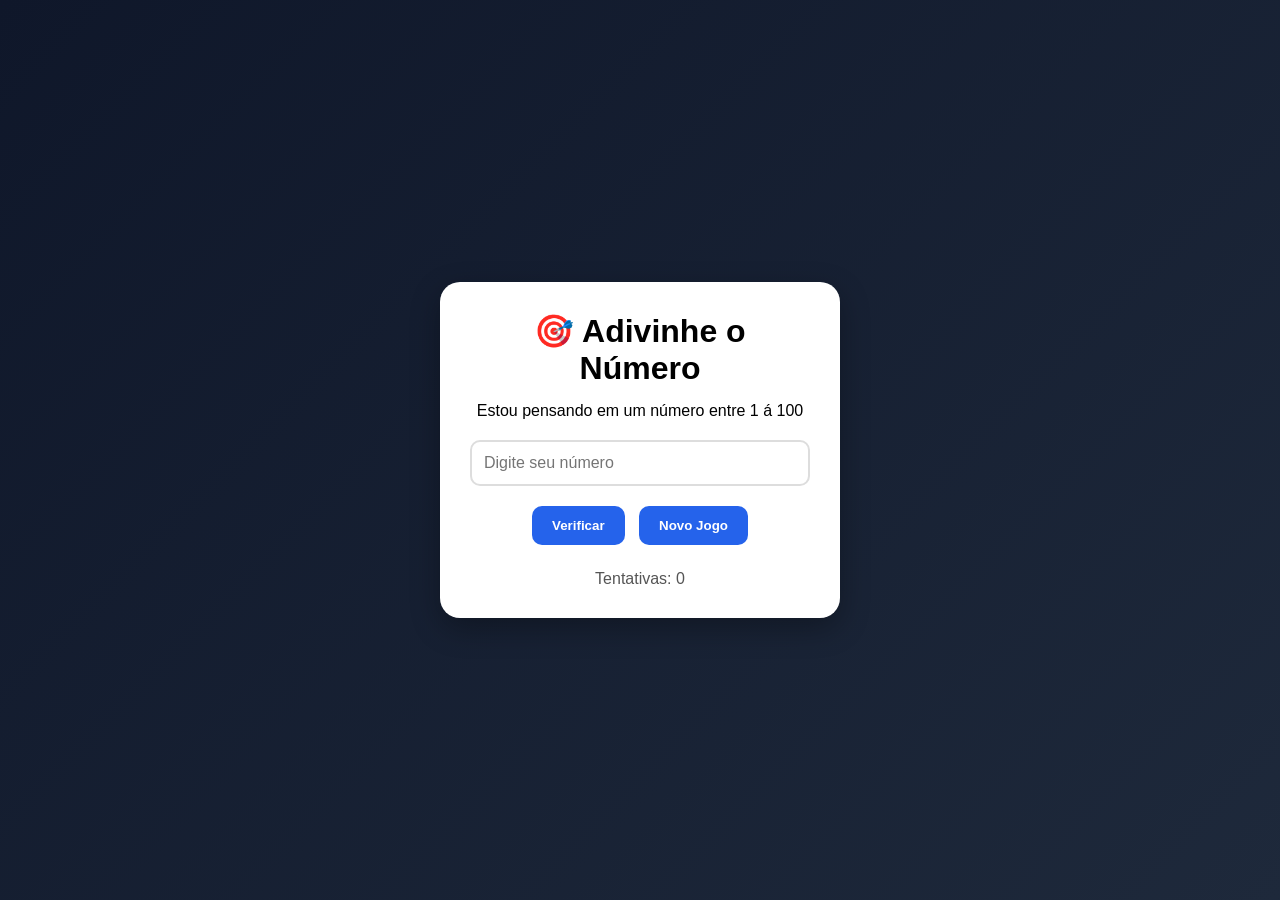
<file: OFICINA DE PROGRAMAÇÃO/index.html>
<!DOCTYPE html>
<html lang="pt-BR">
<head>
    <meta charset="UTF-8">
    <meta name="viewport" content="width=device-width, initial-scale=1.0">
    <title>Adivinhe o Número</title>
    <link rel="stylesheet" href="style.css">
</head>
<body>

<div class="container">
    <h1>🎯 Adivinhe o Número</h1>

    <p>Estou pensando em um número entre 1 á 100</p>

    <input type="number" id="número" placeholder="Digite seu número">

    <button onclick="verificarPalpite()">
        Verificar
    </button>

    <button onclick="reiniciarJogo()">
        Novo Jogo
    </button>

    <div id="mensagem"></div>

    <div id="tentativas">
        Tentativas: 0
    </div>
</div>

<script src="script.js"></script>

</body>
</html>
</file>
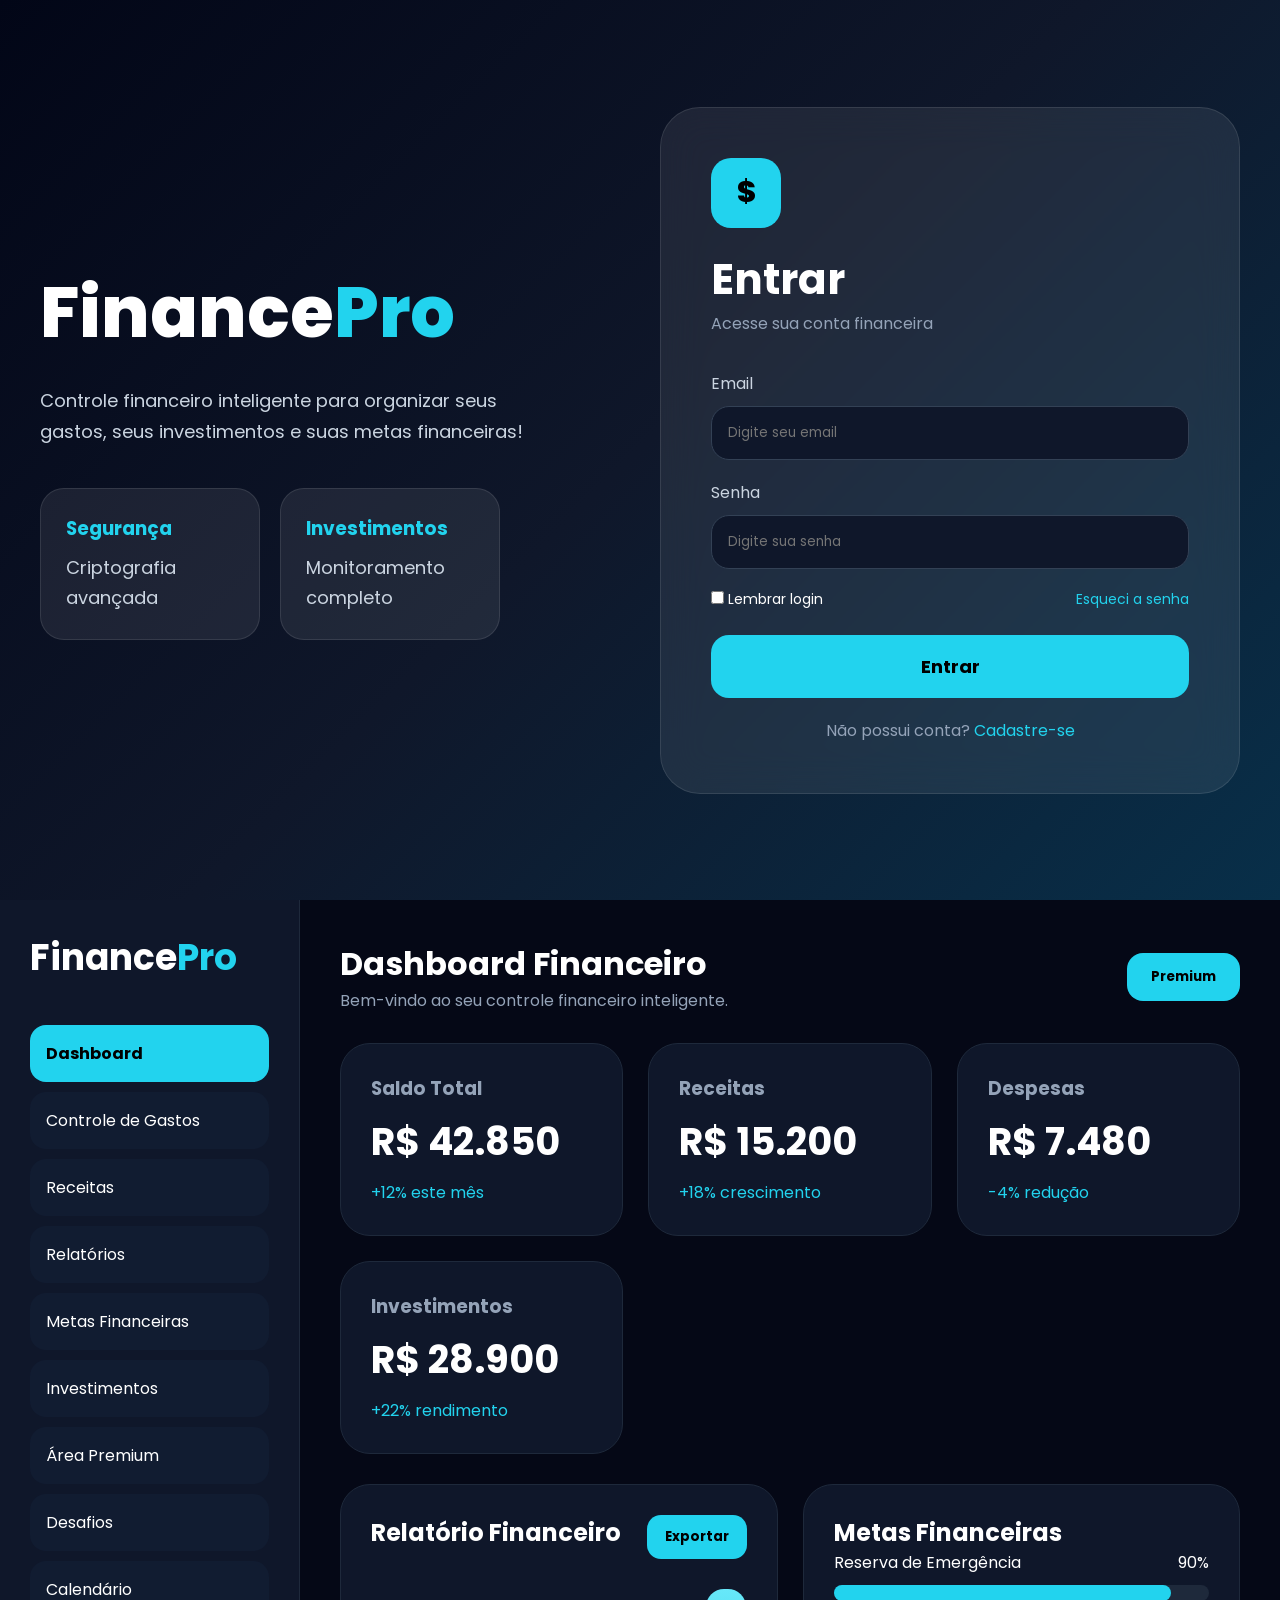
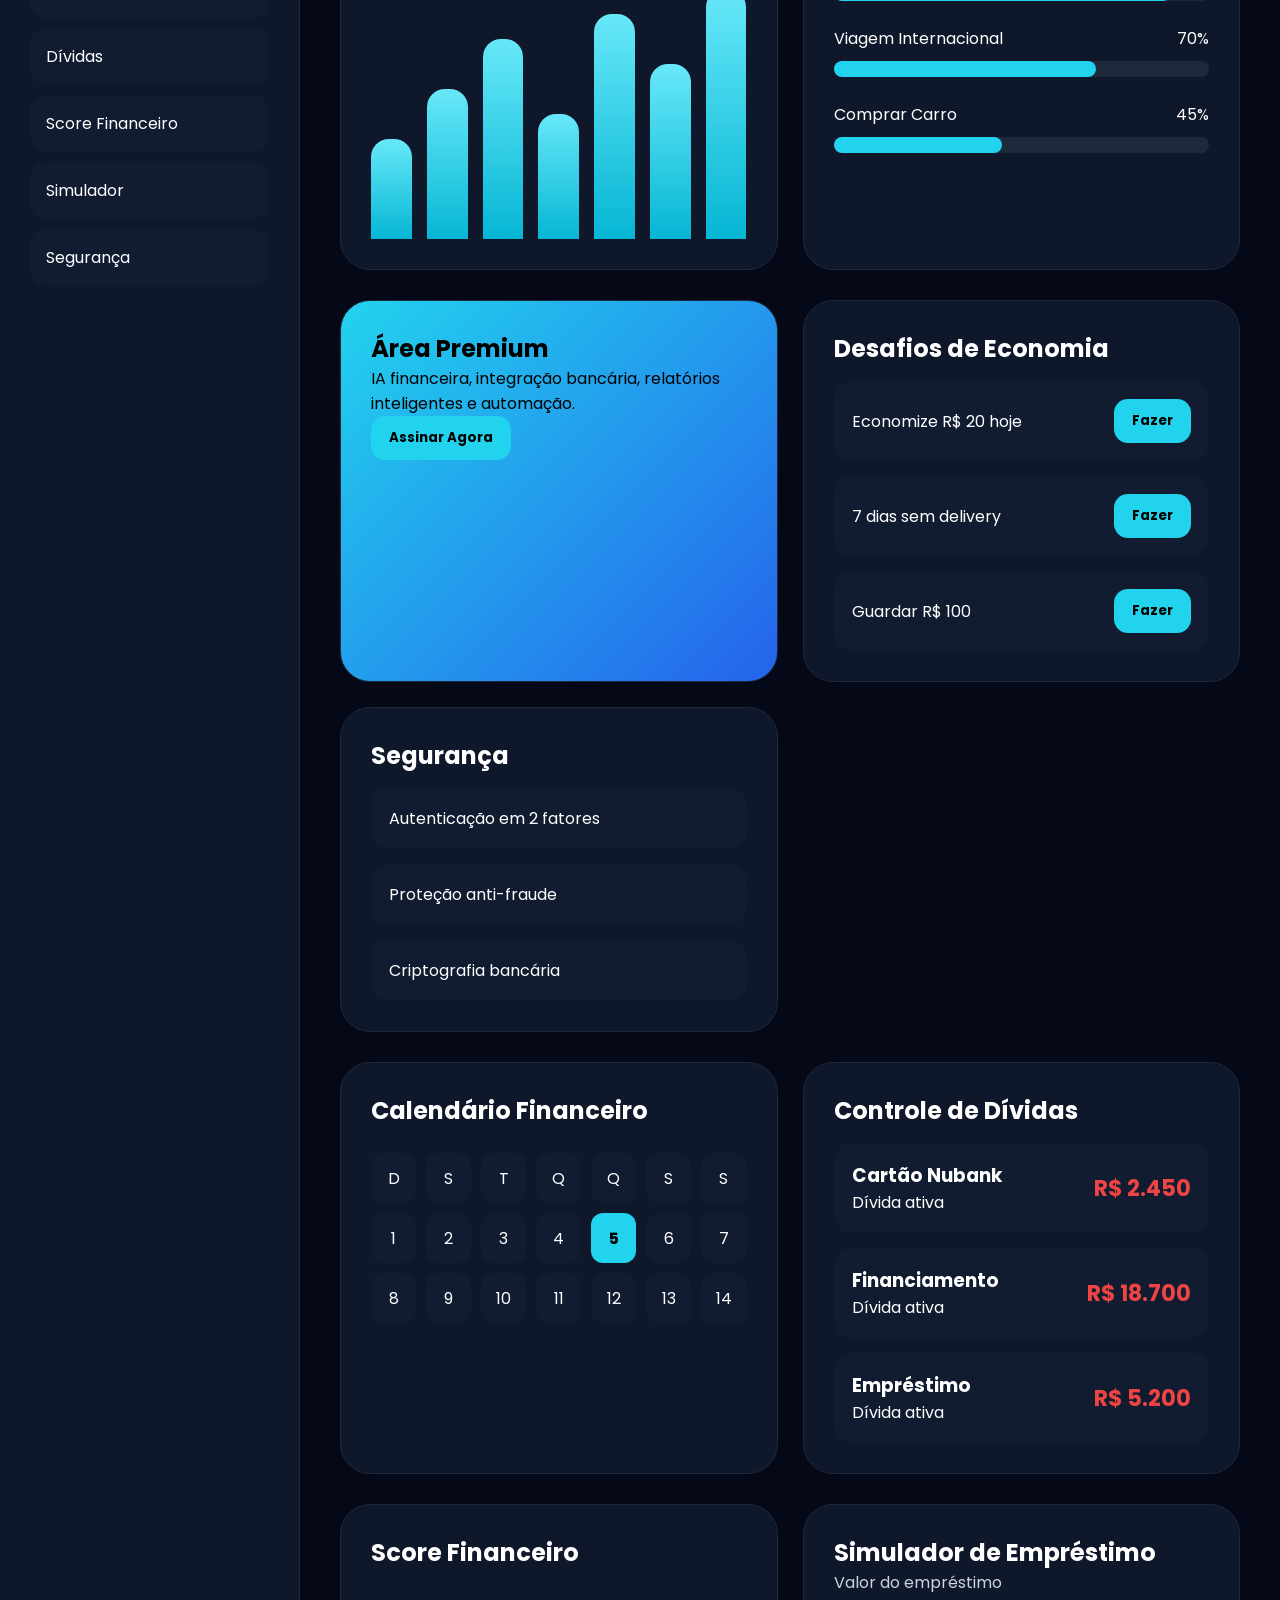
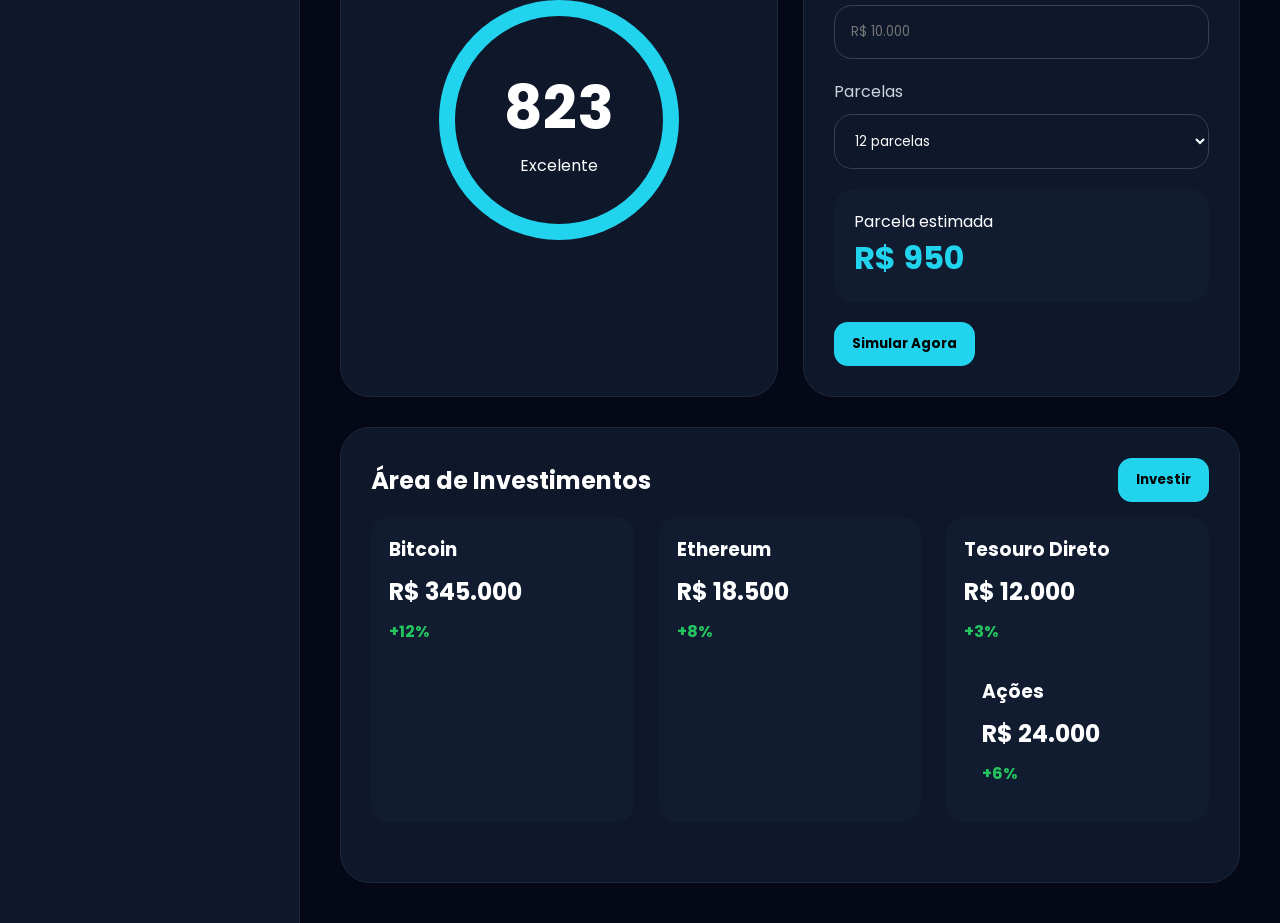
<file: FUNDAMENTOS_ENGENHARIA_DE_SOFTWARE/George/index.html>
<html lang="pt-BR">
<head>
    <meta charset="UTF-8">
    <meta name="viewport" content="width=device-width, initial-scale=1.0">
    <title>FinancePro - Controle Financeiro</title>
    <link rel="stylesheet" href="style.css">
    <link rel="preconnect" href="https://fonts.googleapis.com">
    <link rel="preconnect" href="https://fonts.gstatic.com" crossorigin>
    <link href="https://fonts.googleapis.com/css2?family=Poppins:wght@300;400;500;600;700;800&display=swap" rel="stylesheet">
</head>
<body>

  <div class="login-container" id="loginScreen">
        <div class="login-box">
            <div class="login-left">
                <h1>Finance<span>Pro</span></h1>
                <p>
                    Controle financeiro inteligente para organizar seus gastos, seus 
                    investimentos e suas metas financeiras!
                </p>

                <div class="login-cards">
                    <div class="card-mini">
                        <h3>Segurança</h3>
                        <p>Criptografia avançada</p>
                    </div>

                    <div class="card-mini">
                        <h3>Investimentos</h3>
                        <p>Monitoramento completo</p>
                    </div>
                </div>
            </div>

            <div class="login-right">
                <div class="logo-circle">$</div>

                <h2>Entrar</h2>
                <p class="subtitle">Acesse sua conta financeira</p>

                <form id="loginForm">
                    <div class="input-group">
                        <label>Email</label>
                        <input type="email" id="email" placeholder="Digite seu email" required>
                    </div>

                    <div class="input-group">
                        <label>Senha</label>
                        <input type="password" id="password" placeholder="Digite sua senha" required>
                    </div>

                    <div class="remember">
                        <label>
                            <input type="checkbox">
                            Lembrar login
                        </label>

                        <a href="#">Esqueci a senha</a>
                    </div>

                    <button type="submit" class="login-btn">
                        Entrar
                    </button>
                </form>

                <div class="register-link">
                    Não possui conta?
                    <span>Cadastre-se</span>
                </div>
            </div>
        </div>
    </div>


    <div class="dashboard hidden" id="dashboard">

        <aside class="sidebar">
            <div class="sidebar-logo">
                <h2>Finance<span>Pro</span></h2>
                </div>

            <ul>
                <li class="active">Dashboard</li>
                <li>Controle de Gastos</li>
                <li>Receitas</li>
                <li>Relatórios</li>
                <li>Metas Financeiras</li>
                <li>Investimentos</li>
                <li>Área Premium</li>
                <li>Desafios</li>
                <li>Calendário</li>
                <li>Dívidas</li>
                <li>Score Financeiro</li>
                <li>Simulador</li>
                <li>Segurança</li>
            </ul>
        </aside>

        <main class="main-content">

            <div class="topbar">
                <div>
                    <h1>Dashboard Financeiro</h1>
                    <p>Bem-vindo ao seu controle financeiro inteligente.</p>
                </div>

                <button class="premium-btn">
                    Premium
                </button>
            </div>

            <div class="cards-grid">
                <div class="card">
                    <h3>Saldo Total</h3>
                    <h2>R$ 42.850</h2>
                    <span>+12% este mês</span>
                </div>

                <div class="card">
                    <h3>Receitas</h3>
                    <h2>R$ 15.200</h2>
                    <span>+18% crescimento</span>
                </div>

                <div class="card">
                    <h3>Despesas</h3>
                    <h2>R$ 7.480</h2>
                    <span>-4% redução</span>
                </div>

                <div class="card">
                    <h3>Investimentos</h3>
                    <h2>R$ 28.900</h2>
                    <span>+22% rendimento</span>
                </div>
            </div>

            <div class="charts-section">

                <div class="chart-box">
                    <div class="chart-header">
                        <h2>Relatório Financeiro</h2>
                        <button>Exportar</button>
                    </div>

                    <div class="bars">
                        <div class="bar" style="height: 40%;"></div>
                        <div class="bar" style="height: 60%;"></div>
                        <div class="bar" style="height: 80%;"></div>
                        <div class="bar" style="height: 50%;"></div>
                        <div class="bar" style="height: 90%;"></div>
                        <div class="bar" style="height: 70%;"></div>
                        <div class="bar" style="height: 100%;"></div>
                    </div>
                </div>

                <div class="goals-box">
                    <h2>Metas Financeiras</h2>

                    <div class="goal">
                        <div class="goal-info">
                            <span>Reserva de Emergência</span>
                            <span>90%</span>
                        </div>

                        <div class="progress">
                            <div class="progress-fill" style="width: 90%;"></div>
                        </div>
                    </div>

                    <div class="goal">
                        <div class="goal-info">
                            <span>Viagem Internacional</span>
                            <span>70%</span>
                        </div>

                        <div class="progress">
                            <div class="progress-fill" style="width: 70%;"></div>
                        </div>
                        </div>

                    <div class="goal">
                        <div class="goal-info">
                            <span>Comprar Carro</span>
                            <span>45%</span>
                        </div>

                        <div class="progress">
                            <div class="progress-fill" style="width: 45%;"></div>
                        </div>
                    </div>
                </div>
            </div>

            <div class="features-grid">

                <div class="feature premium">
                    <h2>Área Premium</h2>
                    <p>
                        IA financeira, integração bancária,
                        relatórios inteligentes e automação.
                    </p>

                    <button>Assinar Agora</button>
                </div>

                <div class="feature">
                    <h2>Desafios de Economia</h2>

                    <div class="challenge-item">
                        <span>Economize R$ 20 hoje</span>
                        <button>Fazer</button>
                    </div>

                    <div class="challenge-item">
                        <span>7 dias sem delivery</span>
                        <button>Fazer</button>
                    </div>

                    <div class="challenge-item">
                        <span>Guardar R$ 100</span>
                        <button>Fazer</button>
                    </div>
                </div>

                <div class="feature">
                    <h2>Segurança</h2>

                    <div class="security-item">
                        <p>Autenticação em 2 fatores</p>
                    </div>

                    <div class="security-item">
                        <p>Proteção anti-fraude</p>
                    </div>

                    <div class="security-item">
                        <p>Criptografia bancária</p>
                    </div>
                </div>
            </div>

            <div class="middle-grid">

                <div class="calendar-box">
                    <h2>Calendário Financeiro</h2>

                    <div class="calendar-grid">
                        <div>D</div>
                        <div>S</div>
                        <div>T</div>
                        <div>Q</div>
                        <div>Q</div>
                        <div>S</div>
                        <div>S</div>

                        <div>1</div>
                        <div>2</div>
                        <div>3</div>
                        <div>4</div>
                        <div class="active-day">5</div>
                        <div>6</div>
                        <div>7</div>

                        <div>8</div>
                        <div>9</div>
                        <div>10</div>
                        <div>11</div>
                        <div>12</div>
                        <div>13</div>
                        <div>14</div>
                    </div>
                </div>

                <div class="debts-box">
                    <h2>Controle de Dívidas</h2>

                    <div class="debt-item">
                        <div>
                            <h3>Cartão Nubank</h3>
                            <p>Dívida ativa</p>
                        </div>

                        <span>R$ 2.450</span>
                    </div>

                    <div class="debt-item">
                        <div>
                            <h3>Financiamento</h3>
                            <p>Dívida ativa</p>
                        </div>

                        <span>R$ 18.700</span>
                    </div>

                    <div class="debt-item">
                        <div>
                            <h3>Empréstimo</h3>
                            <p>Dívida ativa</p>
                        </div>

                        <span>R$ 5.200</span>
                    </div>
                    </div>
            </div>


            <div class="bottom-grid">

                <div class="score-box">
                    <h2>Score Financeiro</h2>

                    <div class="score-circle">
                        <h1>823</h1>
                        <p>Excelente</p>
                    </div>
                </div>

                <div class="loan-box">
                    <h2>Simulador de Empréstimo</h2>

                    <div class="input-group">
                        <label>Valor do empréstimo</label>
                        <input type="text" placeholder="R$ 10.000">
                    </div>

                    <div class="input-group">
                        <label>Parcelas</label>
                        <select>
                            <option>12 parcelas</option>
                            <option>24 parcelas</option>
                            <option>36 parcelas</option>
                            <option>48 parcelas</option>
                        </select>
                    </div>

                    <div class="loan-result">
                        <p>Parcela estimada</p>
                        <h3>R$ 950</h3>
                    </div>

                    <button class="simulate-btn">
                        Simular Agora
                    </button>
                </div>
            </div>

            <div class="investments-box">
                <div class="investment-header">
                    <h2>Área de Investimentos</h2>
                    <button>Investir</button>
                </div>

                <div class="investment-grid">
                    <div class="investment-card">
                        <h3>Bitcoin</h3>
                        <h2>R$ 345.000</h2>
                        <span>+12%</span>
                    </div>

                    <div class="investment-card">
                        <h3>Ethereum</h3>
                        <h2>R$ 18.500</h2>
                        <span>+8%</span>
                    </div>

                    <div class="investment-card">
                        <h3>Tesouro Direto</h3>
                        <h2>R$ 12.000</h2>
                        <span>+3%</span>
                    <div class="investment-card">
                        <h3>Ações</h3>
                        <h2>R$ 24.000</h2>
                        <span>+6%</span>
                    </div>
                </div>
            </div>

        </main>
    </div>

    <script src="script.js"></script>
</body>
</html>
</file>
<file: OFICINA DE PROGRAMAÇÃO/style.css>
*{
    margin:0;
    padding:0;
    box-sizing:border-box;
    font-family:Arial, sans-serif;
}

body{
    min-height:100vh;
    display:flex;
    justify-content:center;
    align-items:center;
    background:linear-gradient(135deg,#0f172a,#1e293b);
}

.container{
    width:400px;
    max-width:90%;
    background:white;
    padding:30px;
    border-radius:20px;
    text-align:center;
    box-shadow:0 10px 30px rgba(0,0,0,.3);
}

h1{
    margin-bottom:15px;
}

p{
    margin-bottom:20px;
}

input{
    width:100%;
    padding:12px;
    margin-bottom:15px;
    border:2px solid #ddd;
    border-radius:10px;
    font-size:16px;
}

button{
    padding:12px 20px;
    border:none;
    border-radius:10px;
    cursor:pointer;
    margin:5px;
    background:#2563eb;
    color:white;
    font-weight:bold;
}

button:hover{
    opacity:0.9;
}

#mensagem{
    margin-top:20px;
    font-size:18px;
    font-weight:bold;
}

#tentativas{
    margin-top:15px;
    color:#555;
}
</file>
<file: FUNDAMENTOS_ENGENHARIA_DE_SOFTWARE/George/style.css>
* {
    margin: 0;
    padding: 0;
    box-sizing: border-box;
    font-family: 'Poppins', sans-serif;
}

body {
    background: #050816;
    color: white;
}

.hidden {
    display: none;
}

.login-container {
    min-height: 100vh;
    display: flex;
    align-items: center;
    justify-content: center;
    padding: 40px;
    background: linear-gradient(135deg, #020617, #0f172a, #082f49);
}

.login-box {
    width: 100%;
    max-width: 1300px;
    display: grid;
    grid-template-columns: 1fr 1fr;
    gap: 40px;
    align-items: center;
}

.login-left h1 {
    font-size: 70px;
    font-weight: 800;
    margin-bottom: 20px;
}

.login-left span {
    color: #22d3ee;
}

.login-left p {
    font-size: 18px;
    color: #cbd5e1;
    max-width: 500px;
    line-height: 1.7;
}

.login-cards {
    display: flex;
    gap: 20px;
    margin-top: 40px;
}

.card-mini {
    background: rgba(255,255,255,0.08);
    border: 1px solid rgba(255,255,255,0.1);
    padding: 25px;
    border-radius: 24px;
    width: 220px;
}

.card-mini h3 {
    color: #22d3ee;
    margin-bottom: 10px;
}

.login-right {
    background: rgba(255,255,255,0.08);
    border: 1px solid rgba(255,255,255,0.1);
    backdrop-filter: blur(20px);
    padding: 50px;
    border-radius: 40px;
}

.logo-circle {
    width: 70px;
    height: 70px;
    background: #22d3ee;
    color: black;
    display: flex;
    align-items: center;
    justify-content: center;
    border-radius: 20px;
    font-size: 30px;
    font-weight: 800;
    margin-bottom: 20px;
}

.login-right h2 {
    font-size: 42px;
}

.subtitle {
    color: #94a3b8;
    margin-bottom: 35px;
}

.input-group {
    margin-bottom: 20px;
}

.input-group label {
    display: block;
    margin-bottom: 10px;
    color: #cbd5e1;
}

.input-group input,
.input-group select {
    width: 100%;
    padding: 16px;
    border-radius: 18px;
    border: 1px solid #334155;
    background: #0f172a;
    color: white;
    outline: none;
}

.remember {
    display: flex;
    justify-content: space-between;
    margin-bottom: 25px;
    font-size: 14px;
}

.remember a {
    color: #22d3ee;
    text-decoration: none;
}

.login-btn {
    width: 100%;
    padding: 18px;
    border: none;
    background: #22d3ee;
    color: black;
    border-radius: 18px;
    font-size: 18px;
    font-weight: 700;
    cursor: pointer;
}

.register-link {
    text-align: center;
    margin-top: 20px;
    color: #94a3b8;
}

.register-link span {
    color: #22d3ee;
}

/* DASHBOARD */
.dashboard {
    display: flex;
    min-height: 100vh;
}

.sidebar {
    width: 300px;
    background: #0f172a;
    padding: 30px;
    border-right: 1px solid #1e293b;
}

.sidebar-logo h2 {
    font-size: 36px;
    margin-bottom: 40px;
}

.sidebar-logo span {
    color: #22d3ee;
}

.sidebar ul {
    list-style: none;
}

.sidebar li {
    padding: 16px;
    margin-bottom: 10px;
    background: #111c31;
    border-radius: 16px;
    cursor: pointer;
    transition: 0.3s;
}

.sidebar li:hover,
.sidebar .active {
    background: #22d3ee;
    color: black;
    font-weight: 700;
}

.main-content {
    flex: 1;
    padding: 40px;
}

.topbar {
    display: flex;
    justify-content: space-between;
    align-items: center;
    margin-bottom: 30px;
}

.topbar p {
    color: #94a3b8;
}

.premium-btn {
    padding: 14px 24px;
    border: none;
    background: #22d3ee;
    color: black;
    border-radius: 16px;
    font-weight: 700;
    cursor: pointer;
}

.cards-grid,
.features-grid,
.bottom-grid,
.middle-grid,
.investment-grid,
.charts-section {
    display: grid;
    gap: 25px;
    margin-bottom: 30px;
}

.cards-grid {
    grid-template-columns: repeat(auto-fit, minmax(220px, 1fr));
}

.charts-section,
.middle-grid,
.bottom-grid {
    grid-template-columns: repeat(auto-fit, minmax(350px, 1fr));
}

.features-grid {
    grid-template-columns: repeat(auto-fit, minmax(300px, 1fr));
}

.investment-grid {
    grid-template-columns: repeat(auto-fit, minmax(220px, 1fr));
}

.card,
.chart-box,
.goals-box,
.feature,
.calendar-box,
.debts-box,
.score-box,
.loan-box,
.investments-box {
    background: #0f172a;
    border: 1px solid #1e293b;
    border-radius: 30px;
    padding: 30px;
}

.card h3 {
    color: #94a3b8;
    margin-bottom: 10px;
}

.card h2 {
    font-size: 38px;
    margin-bottom: 10px;
}

.card span {
    color: #22d3ee;
}

.chart-header {
    display: flex;
    justify-content: space-between;
    margin-bottom: 30px;
}

.chart-header button,
.feature button,
.investment-header button,
.challenge-item button,
.simulate-btn {
    background: #22d3ee;
    border: none;
    padding: 12px 18px;
    border-radius: 14px;
    font-weight: 700;
    cursor: pointer;
}

.bars {
    height: 250px;
    display: flex;
    align-items: flex-end;
    gap: 15px;
}

.bar {
    flex: 1;
    background: linear-gradient(to top, #06b6d4, #67e8f9);
    border-radius: 18px 18px 0 0;
}

.goal {
    margin-bottom: 25px;
}

.goal-info {
    display: flex;
    justify-content: space-between;
    margin-bottom: 10px;
}

.progress {
    width: 100%;
    height: 16px;
    background: #1e293b;
    border-radius: 20px;
}

.progress-fill {
    height: 100%;
    background: #22d3ee;
    border-radius: 20px;
}

.premium {
    background: linear-gradient(135deg, #22d3ee, #2563eb);
    color: black;
}

.challenge-item,
.security-item,
.debt-item,
.investment-card {
    background: #111c31;
    padding: 18px;
    border-radius: 18px;
    margin-top: 15px;
}

.challenge-item,
.debt-item,
.investment-header {
    display: flex;
    justify-content: space-between;
    align-items: center;
}

.calendar-grid {
    display: grid;
    grid-template-columns: repeat(7, 1fr);
    gap: 10px;
    margin-top: 25px;
}

.calendar-grid div {
    height: 50px;
    display: flex;
    align-items: center;
    justify-content: center;
    background: #111c31;
    border-radius: 12px;
}

.active-day {
    background: #22d3ee !important;
    color: black;
    font-weight: 700;
}

.debt-item span {
    color: #ef4444;
    font-weight: 700;
    font-size: 22px;
}

.score-circle {
    width: 240px;
    height: 240px;
    border-radius: 50%;
    border: 16px solid #22d3ee;
    margin: 30px auto;
    display: flex;
    align-items: center;
    justify-content: center;
    flex-direction: column;
}

.score-circle h1 {
    font-size: 60px;
}

.loan-result {
    background: #111c31;
    padding: 20px;
    border-radius: 20px;
    margin-bottom: 20px;
}

.loan-result h3 {
    color: #22d3ee;
    font-size: 32px;
}

.investment-card h2 {
    margin: 10px 0;
}

.investment-card span {
    color: #22c55e;
    font-weight: 700;
}

@media(max-width: 1100px) {
    .login-box {
        grid-template-columns: 1fr;
    }

    .dashboard {
        flex-direction: column;
    }

    .sidebar {
        width: 100%;
    }
}

@media(max-width: 700px) {
    .main-content {
        padding: 20px;
    }

    .login-left h1 {
        font-size: 48px;
    }

    .cards-grid,
    .features-grid,
    .charts-section,
    .middle-grid,
    .bottom-grid {
        grid-template-columns: 1fr;
    }
}
</file>
